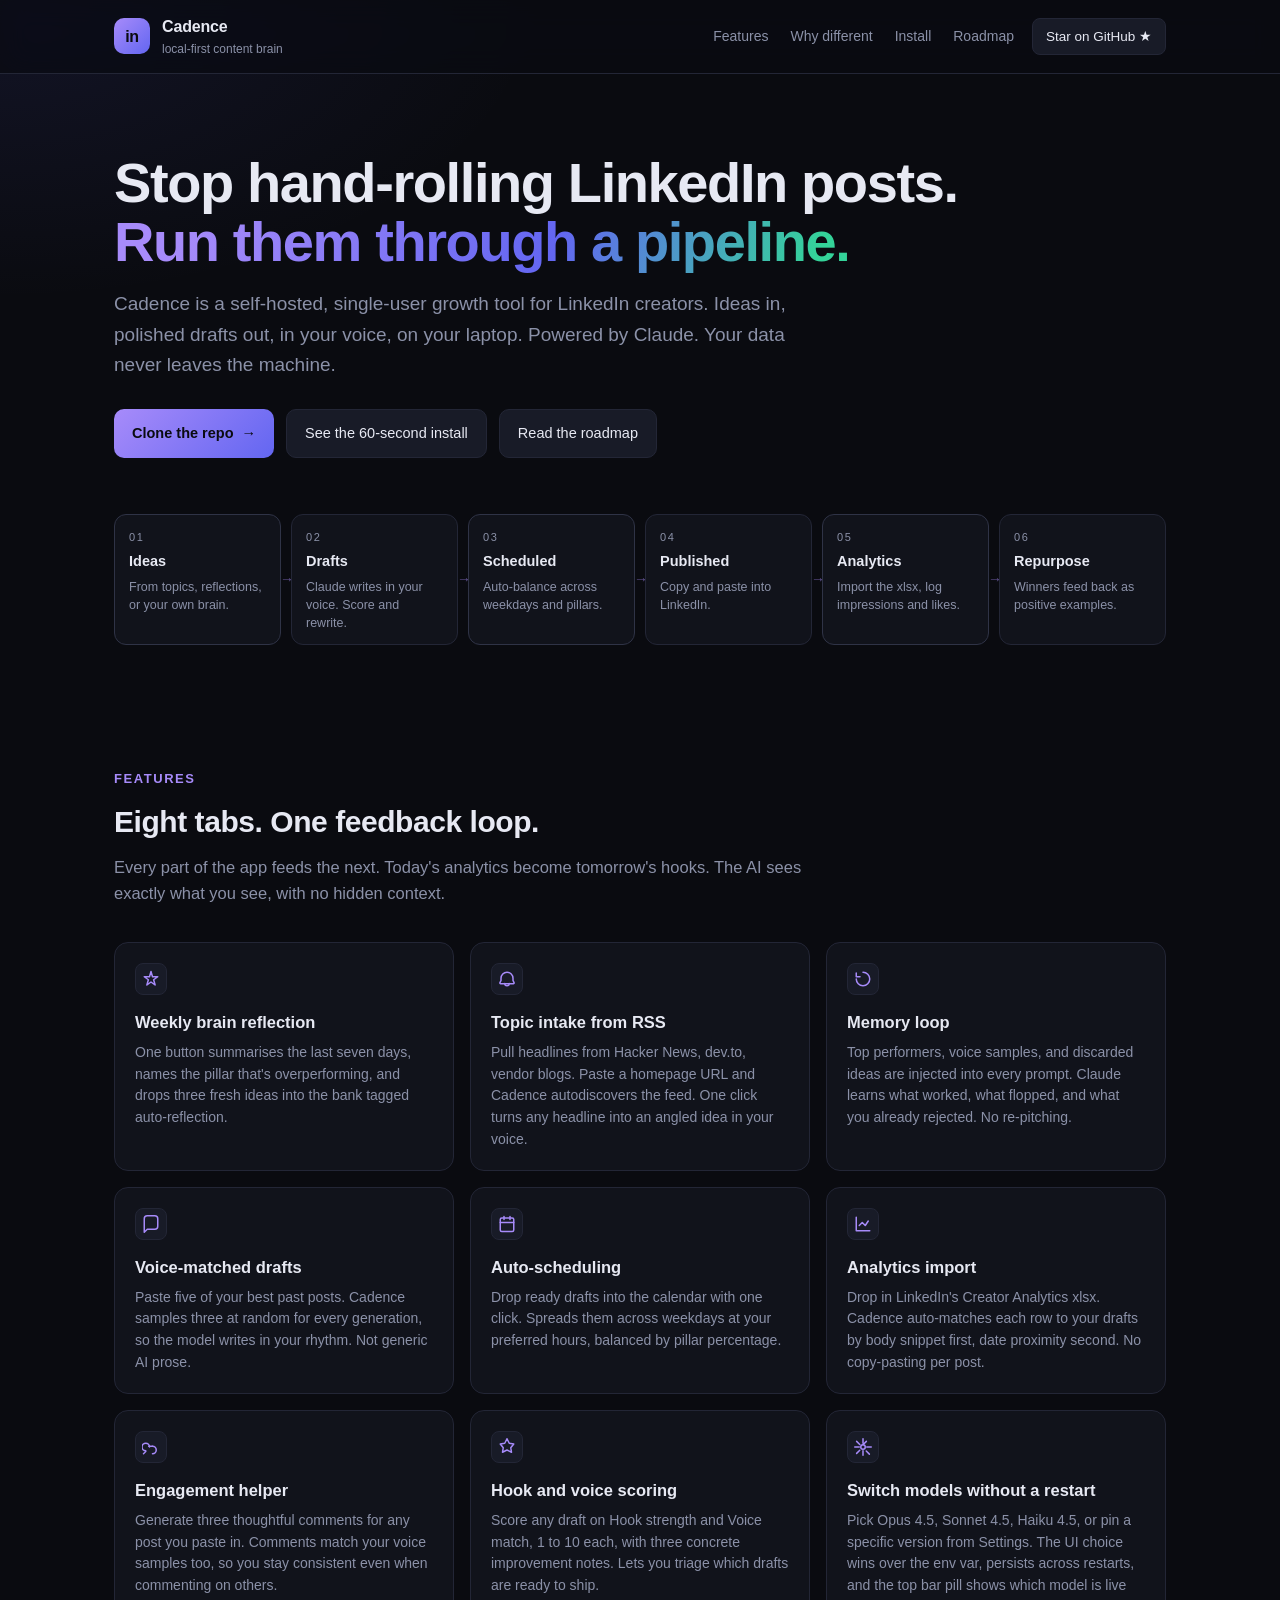
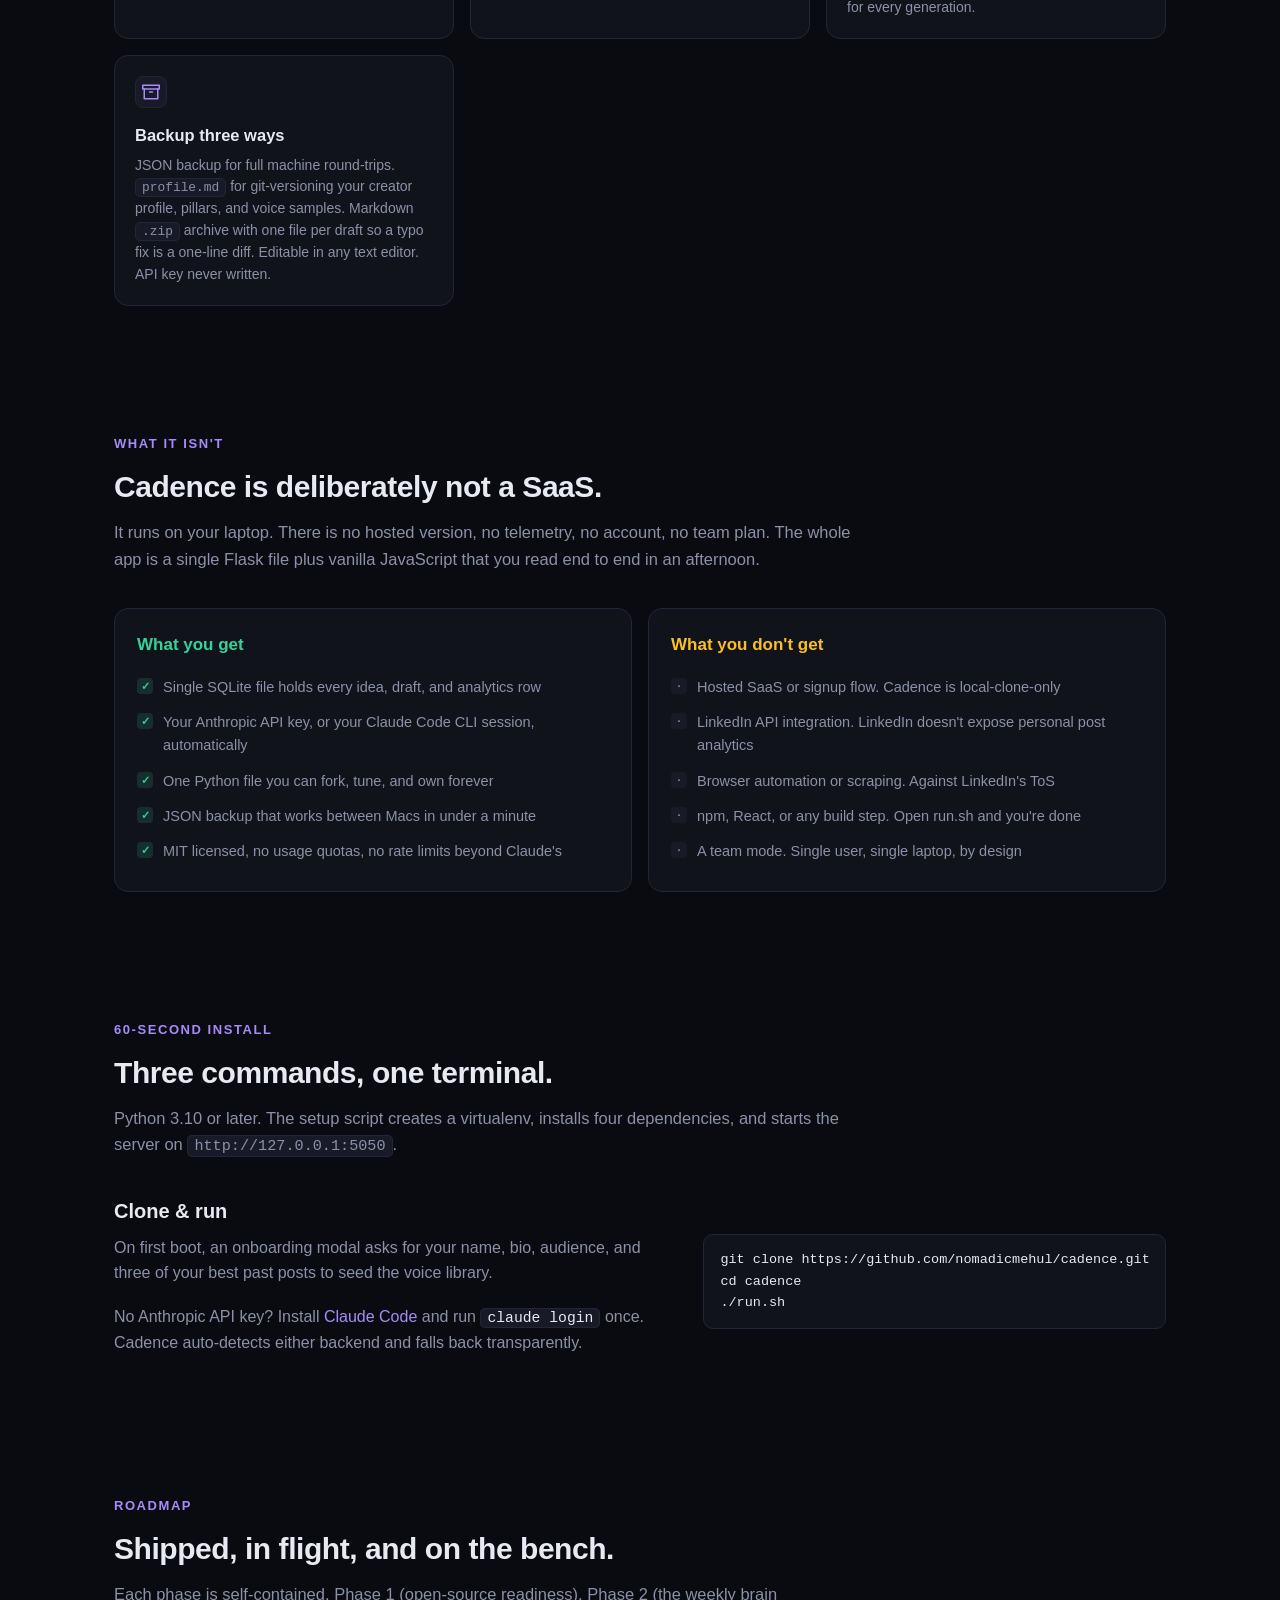
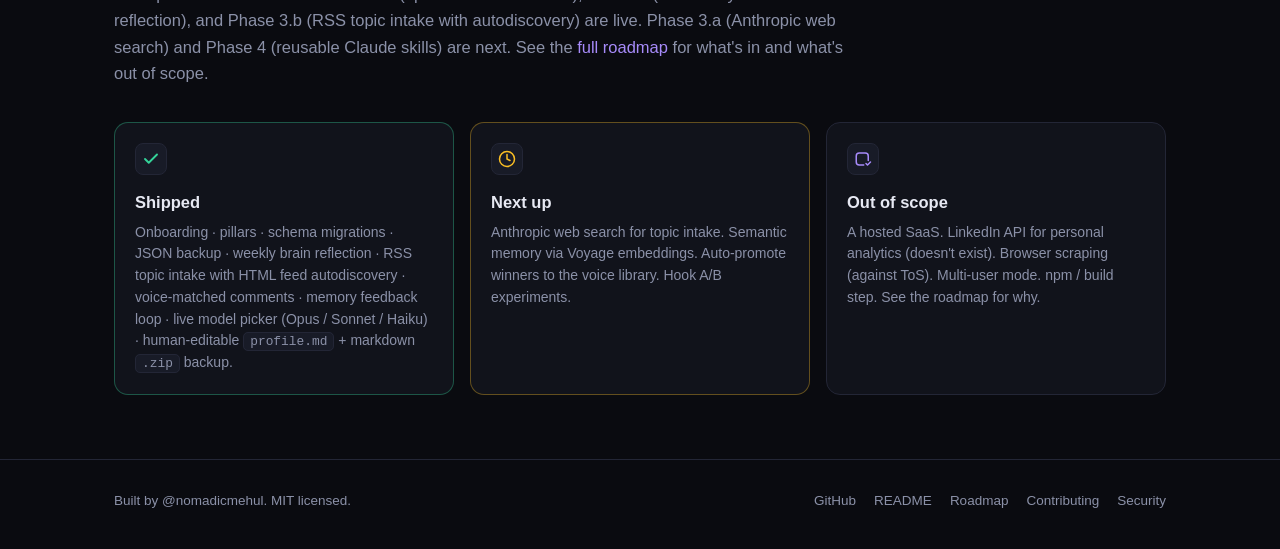
<file: docs/index.html>
<!doctype html>
<html lang="en">
<head>
<meta charset="utf-8" />
<meta name="viewport" content="width=device-width,initial-scale=1" />
<title>Cadence · the local-first content brain for LinkedIn creators</title>
<meta name="description" content="A self-hosted, single-user LinkedIn growth tool powered by Claude. Turn chaotic posting into a repeatable pipeline: Ideas, Drafts, Scheduled, Published, Analytics, Repurpose. Your data never leaves your laptop." />

<!-- Open Graph -->
<meta property="og:title" content="Cadence: local-first content brain for LinkedIn" />
<meta property="og:description" content="Self-hosted Flask + SQLite app powered by Claude. Topic intake, weekly brain reflection, voice-matched drafts, analytics import. Runs on your Mac, your data stays local." />
<meta property="og:type" content="website" />
<meta property="og:url" content="https://nomadicmehul.github.io/cadence/" />
<meta name="twitter:card" content="summary_large_image" />

<!-- Favicon: inline SVG, no binary file -->
<link rel="icon" type="image/svg+xml" href="data:image/svg+xml,%3Csvg xmlns='http://www.w3.org/2000/svg' viewBox='0 0 64 64'%3E%3Crect width='64' height='64' rx='14' fill='%23111827'/%3E%3Ctext x='50%25' y='54%25' text-anchor='middle' font-family='Inter,sans-serif' font-size='30' font-weight='700' fill='%23a78bfa' dominant-baseline='middle'%3Ein%3C/text%3E%3C/svg%3E" />

<style>
  :root {
    --bg-1: #0a0b10;
    --bg-2: #11131b;
    --bg-3: #181b27;
    --line: #232636;
    --line-2: #2f3346;
    --text: #e7e9f3;
    --muted: #8b91a8;
    --accent: #a78bfa;
    --accent-2: #6366f1;
    --good: #34d399;
    --warn: #fbbf24;
    --r: 14px;
    --t: cubic-bezier(.4, 0, .2, 1);
  }

  *, *::before, *::after { box-sizing: border-box; }

  html, body { margin: 0; padding: 0; }

  body {
    background:
      radial-gradient(1200px 600px at 80% -10%, rgba(167, 139, 250, .12), transparent 60%),
      radial-gradient(900px 500px at 0% 0%, rgba(99, 102, 241, .10), transparent 60%),
      var(--bg-1);
    color: var(--text);
    font-family: -apple-system, BlinkMacSystemFont, "Segoe UI", Inter, Roboto, "Helvetica Neue", Arial, sans-serif;
    line-height: 1.6;
    -webkit-font-smoothing: antialiased;
  }

  a { color: var(--accent); text-decoration: none; }
  a:hover { text-decoration: underline; text-decoration-color: var(--accent-2); }

  code, pre {
    font-family: "SF Mono", "JetBrains Mono", ui-monospace, Menlo, Consolas, monospace;
    font-size: 13.5px;
  }

  pre {
    background: var(--bg-2);
    border: 1px solid var(--line);
    border-radius: 10px;
    padding: 14px 16px;
    overflow-x: auto;
    margin: 0;
  }

  code:not(pre code) {
    background: var(--bg-3);
    border: 1px solid var(--line);
    padding: 1px 6px;
    border-radius: 5px;
    font-size: 0.92em;
  }

  .wrap { max-width: 1100px; margin: 0 auto; padding: 0 24px; }

  /* ---------- Top nav ---------- */
  header.topbar {
    position: sticky; top: 0; z-index: 10;
    background: rgba(10, 11, 16, 0.75);
    backdrop-filter: saturate(180%) blur(14px);
    -webkit-backdrop-filter: saturate(180%) blur(14px);
    border-bottom: 1px solid var(--line);
  }
  header.topbar .wrap {
    display: flex; align-items: center; gap: 18px;
    padding-top: 14px; padding-bottom: 14px;
  }
  .brand { display: flex; align-items: center; gap: 12px; }
  .brand-mark {
    width: 36px; height: 36px; border-radius: 10px;
    background: linear-gradient(135deg, var(--accent), var(--accent-2));
    color: #0a0b10;
    display: grid; place-items: center;
    font-weight: 800; font-size: 16px; letter-spacing: -.02em;
  }
  .brand-title { font-weight: 700; letter-spacing: -.01em; }
  .brand-sub { color: var(--muted); font-size: 12px; }
  nav.links { margin-left: auto; display: flex; gap: 22px; }
  nav.links a { color: var(--muted); font-size: 14px; }
  nav.links a:hover { color: var(--text); text-decoration: none; }
  .gh-btn {
    border: 1px solid var(--line);
    padding: 7px 13px;
    border-radius: 8px;
    color: var(--text);
    background: var(--bg-3);
    font-size: 13.5px;
  }
  .gh-btn:hover { border-color: var(--line-2); text-decoration: none; }

  /* ---------- Hero ---------- */
  section.hero { padding: 80px 0 60px; }
  .hero h1 {
    font-size: 56px; line-height: 1.05; letter-spacing: -.025em;
    margin: 0 0 18px 0;
    font-weight: 700;
  }
  .hero h1 .grad {
    background: linear-gradient(110deg, #a78bfa 10%, #6366f1 60%, #34d399 95%);
    -webkit-background-clip: text;
    background-clip: text;
    color: transparent;
  }
  .hero .lede {
    font-size: 19px;
    color: var(--muted);
    max-width: 700px;
    margin: 0 0 28px 0;
  }
  .hero .cta-row { display: flex; flex-wrap: wrap; gap: 12px; }
  .btn {
    display: inline-flex; align-items: center; gap: 8px;
    padding: 12px 18px;
    border-radius: 10px;
    border: 1px solid var(--line);
    background: var(--bg-3);
    color: var(--text);
    font-weight: 500;
    font-size: 14.5px;
    transition: border-color .15s var(--t), transform .15s var(--t);
  }
  .btn.primary {
    background: linear-gradient(135deg, var(--accent), var(--accent-2));
    border: none;
    color: #0a0b10;
    font-weight: 600;
  }
  .btn:hover { text-decoration: none; transform: translateY(-1px); }
  .btn.primary:hover { filter: brightness(1.05); }
  .btn .arrow { transition: transform .15s var(--t); }
  .btn:hover .arrow { transform: translateX(2px); }

  /* Pipeline ribbon */
  .pipeline {
    margin-top: 56px;
    display: grid;
    grid-template-columns: repeat(6, 1fr);
    gap: 10px;
  }
  .stage {
    padding: 14px 14px 12px;
    background: var(--bg-2);
    border: 1px solid var(--line);
    border-radius: 12px;
    position: relative;
  }
  .stage .num { color: var(--muted); font-size: 11px; letter-spacing: .15em; text-transform: uppercase; }
  .stage .name { font-weight: 600; margin-top: 4px; font-size: 14.5px; }
  .stage .note { color: var(--muted); font-size: 12.5px; margin-top: 4px; line-height: 1.45; }
  .stage:nth-child(odd) { border-color: var(--line-2); }
  .stage::after {
    content: "→";
    position: absolute;
    right: -14px;
    top: 50%;
    transform: translateY(-50%);
    color: var(--accent);
    font-size: 14px;
    opacity: .55;
  }
  .stage:last-child::after { display: none; }

  @media (max-width: 920px) {
    .hero h1 { font-size: 40px; }
    .pipeline { grid-template-columns: 1fr 1fr; }
    .stage::after { display: none; }
  }
  @media (max-width: 540px) {
    .hero h1 { font-size: 34px; }
    .pipeline { grid-template-columns: 1fr; }
  }

  /* ---------- Generic section ---------- */
  section { padding: 64px 0; }
  section h2 {
    font-size: 30px; letter-spacing: -.015em;
    margin: 0 0 8px 0;
  }
  section .kicker {
    color: var(--accent);
    font-size: 13px;
    text-transform: uppercase;
    letter-spacing: .12em;
    font-weight: 600;
    margin: 0 0 8px 0;
  }
  section .sub {
    color: var(--muted);
    font-size: 16.5px;
    margin: 0 0 36px 0;
    max-width: 740px;
  }

  /* ---------- Feature grid ---------- */
  .feature-grid {
    display: grid;
    grid-template-columns: repeat(3, 1fr);
    gap: 16px;
  }
  @media (max-width: 920px) {
    .feature-grid { grid-template-columns: 1fr 1fr; }
  }
  @media (max-width: 620px) {
    .feature-grid { grid-template-columns: 1fr; }
  }
  .card {
    background: var(--bg-2);
    border: 1px solid var(--line);
    border-radius: var(--r);
    padding: 20px;
    transition: border-color .15s var(--t), transform .15s var(--t);
  }
  .card:hover { border-color: var(--line-2); transform: translateY(-2px); }
  .card .ico {
    width: 32px; height: 32px;
    border-radius: 8px;
    background: var(--bg-3);
    display: grid; place-items: center;
    margin-bottom: 14px;
    color: var(--accent);
    border: 1px solid var(--line);
  }
  .card h3 { margin: 0 0 6px 0; font-size: 16.5px; }
  .card p { color: var(--muted); font-size: 14px; margin: 0; line-height: 1.55; }

  /* ---------- Why different ---------- */
  .compare {
    display: grid;
    grid-template-columns: 1fr 1fr;
    gap: 16px;
  }
  @media (max-width: 740px) { .compare { grid-template-columns: 1fr; } }
  .compare .card { padding: 22px; }
  .compare .card h3 { font-size: 17px; margin-bottom: 12px; }
  .compare ul { padding-left: 0; list-style: none; margin: 0; }
  .compare li { padding: 6px 0 6px 26px; position: relative; color: var(--muted); font-size: 14.5px; }
  .compare li::before {
    position: absolute; left: 0; top: 8px;
    width: 16px; height: 16px;
    border-radius: 4px;
    display: grid; place-items: center;
    font-size: 11px; font-weight: 700;
  }
  .compare .yes li::before {
    content: "✓"; background: rgba(52, 211, 153, .15); color: var(--good);
  }
  .compare .no li::before {
    content: "·"; background: var(--bg-3); color: var(--muted);
  }

  /* ---------- Install ---------- */
  .install-row {
    display: grid;
    grid-template-columns: 1.1fr 0.9fr;
    gap: 24px;
    align-items: center;
  }
  @media (max-width: 820px) { .install-row { grid-template-columns: 1fr; } }
  .install-row .copy h3 { margin: 0 0 8px 0; font-size: 20px; }
  .install-row .copy p { color: var(--muted); margin: 0 0 12px 0; }
  .install-row .copy code { color: var(--text); }

  /* ---------- Footer ---------- */
  footer {
    border-top: 1px solid var(--line);
    padding: 30px 0 40px;
    color: var(--muted);
    font-size: 13.5px;
  }
  footer .wrap { display: flex; flex-wrap: wrap; gap: 18px; align-items: center; justify-content: space-between; }
  footer a { color: var(--muted); }
  footer a:hover { color: var(--text); text-decoration: none; }
  footer .foot-links { display: flex; gap: 18px; flex-wrap: wrap; }
</style>
</head>
<body>

<header class="topbar">
  <div class="wrap">
    <a href="#top" class="brand" style="text-decoration:none;color:inherit">
      <div class="brand-mark">in</div>
      <div>
        <div class="brand-title">Cadence</div>
        <div class="brand-sub">local-first content brain</div>
      </div>
    </a>
    <nav class="links">
      <a href="#features">Features</a>
      <a href="#why">Why different</a>
      <a href="#install">Install</a>
      <a href="#roadmap">Roadmap</a>
    </nav>
    <a class="gh-btn" href="https://github.com/nomadicmehul/cadence" target="_blank" rel="noopener">
      Star on GitHub ★
    </a>
  </div>
</header>

<a id="top"></a>
<section class="hero">
  <div class="wrap">
    <h1>
      Stop hand-rolling LinkedIn posts.<br/>
      <span class="grad">Run them through a pipeline.</span>
    </h1>
    <p class="lede">
      Cadence is a self-hosted, single-user growth tool for LinkedIn creators.
      Ideas in, polished drafts out, in your voice, on your laptop. Powered by
      Claude. Your data never leaves the machine.
    </p>
    <div class="cta-row">
      <a class="btn primary" href="https://github.com/nomadicmehul/cadence" target="_blank" rel="noopener">
        Clone the repo <span class="arrow">→</span>
      </a>
      <a class="btn" href="#install">See the 60-second install</a>
      <a class="btn" href="https://github.com/nomadicmehul/cadence/blob/main/ROADMAP.md" target="_blank" rel="noopener">
        Read the roadmap
      </a>
    </div>

    <div class="pipeline" aria-label="Content pipeline stages">
      <div class="stage"><div class="num">01</div><div class="name">Ideas</div><div class="note">From topics, reflections, or your own brain.</div></div>
      <div class="stage"><div class="num">02</div><div class="name">Drafts</div><div class="note">Claude writes in your voice. Score and rewrite.</div></div>
      <div class="stage"><div class="num">03</div><div class="name">Scheduled</div><div class="note">Auto-balance across weekdays and pillars.</div></div>
      <div class="stage"><div class="num">04</div><div class="name">Published</div><div class="note">Copy and paste into LinkedIn.</div></div>
      <div class="stage"><div class="num">05</div><div class="name">Analytics</div><div class="note">Import the xlsx, log impressions and likes.</div></div>
      <div class="stage"><div class="num">06</div><div class="name">Repurpose</div><div class="note">Winners feed back as positive examples.</div></div>
    </div>
  </div>
</section>

<section id="features">
  <div class="wrap">
    <p class="kicker">Features</p>
    <h2>Eight tabs. One feedback loop.</h2>
    <p class="sub">
      Every part of the app feeds the next. Today's analytics become tomorrow's
      hooks. The AI sees exactly what you see, with no hidden context.
    </p>

    <div class="feature-grid">

      <div class="card">
        <div class="ico" aria-hidden="true">
          <svg width="18" height="18" viewBox="0 0 24 24" fill="none" stroke="currentColor" stroke-width="2" stroke-linecap="round" stroke-linejoin="round"><path d="M12 2l2 7h7l-5.5 4 2 7L12 16l-5.5 4 2-7L3 9h7z"/></svg>
        </div>
        <h3>Weekly brain reflection</h3>
        <p>One button summarises the last seven days, names the pillar that's overperforming, and drops three fresh ideas into the bank tagged auto-reflection.</p>
      </div>

      <div class="card">
        <div class="ico" aria-hidden="true">
          <svg width="18" height="18" viewBox="0 0 24 24" fill="none" stroke="currentColor" stroke-width="2" stroke-linecap="round" stroke-linejoin="round"><path d="M4 11a8 8 0 0 1 16 0v3l1.4 2.8a1 1 0 0 1-.9 1.4H3.5a1 1 0 0 1-.9-1.4L4 14z"/><path d="M9 18a3 3 0 0 0 6 0"/></svg>
        </div>
        <h3>Topic intake from RSS</h3>
        <p>Pull headlines from Hacker News, dev.to, vendor blogs. Paste a homepage URL and Cadence autodiscovers the feed. One click turns any headline into an angled idea in your voice.</p>
      </div>

      <div class="card">
        <div class="ico" aria-hidden="true">
          <svg width="18" height="18" viewBox="0 0 24 24" fill="none" stroke="currentColor" stroke-width="2" stroke-linecap="round" stroke-linejoin="round"><path d="M3 12a9 9 0 1 0 9-9"/><path d="M3 4v5h5"/></svg>
        </div>
        <h3>Memory loop</h3>
        <p>Top performers, voice samples, and discarded ideas are injected into every prompt. Claude learns what worked, what flopped, and what you already rejected. No re-pitching.</p>
      </div>

      <div class="card">
        <div class="ico" aria-hidden="true">
          <svg width="18" height="18" viewBox="0 0 24 24" fill="none" stroke="currentColor" stroke-width="2" stroke-linecap="round" stroke-linejoin="round"><path d="M21 15a4 4 0 0 1-4 4H7l-4 4V5a4 4 0 0 1 4-4h10a4 4 0 0 1 4 4z"/></svg>
        </div>
        <h3>Voice-matched drafts</h3>
        <p>Paste five of your best past posts. Cadence samples three at random for every generation, so the model writes in your rhythm. Not generic AI prose.</p>
      </div>

      <div class="card">
        <div class="ico" aria-hidden="true">
          <svg width="18" height="18" viewBox="0 0 24 24" fill="none" stroke="currentColor" stroke-width="2" stroke-linecap="round" stroke-linejoin="round"><rect x="3" y="4" width="18" height="18" rx="2"/><path d="M16 2v4M8 2v4M3 10h18"/></svg>
        </div>
        <h3>Auto-scheduling</h3>
        <p>Drop ready drafts into the calendar with one click. Spreads them across weekdays at your preferred hours, balanced by pillar percentage.</p>
      </div>

      <div class="card">
        <div class="ico" aria-hidden="true">
          <svg width="18" height="18" viewBox="0 0 24 24" fill="none" stroke="currentColor" stroke-width="2" stroke-linecap="round" stroke-linejoin="round"><path d="M3 3v18h18"/><path d="M7 14l4-4 4 4 4-6"/></svg>
        </div>
        <h3>Analytics import</h3>
        <p>Drop in LinkedIn's Creator Analytics xlsx. Cadence auto-matches each row to your drafts by body snippet first, date proximity second. No copy-pasting per post.</p>
      </div>

      <div class="card">
        <div class="ico" aria-hidden="true">
          <svg width="18" height="18" viewBox="0 0 24 24" fill="none" stroke="currentColor" stroke-width="2" stroke-linecap="round" stroke-linejoin="round"><path d="M2 21l3-3"/><path d="M5 17a5 5 0 0 1 0-10 5 5 0 0 1 5 5"/><path d="M14 11a5 5 0 0 1 5 5 5 5 0 0 1-5 5"/><path d="M9 11h5"/></svg>
        </div>
        <h3>Engagement helper</h3>
        <p>Generate three thoughtful comments for any post you paste in. Comments match your voice samples too, so you stay consistent even when commenting on others.</p>
      </div>

      <div class="card">
        <div class="ico" aria-hidden="true">
          <svg width="18" height="18" viewBox="0 0 24 24" fill="none" stroke="currentColor" stroke-width="2" stroke-linecap="round" stroke-linejoin="round"><path d="M12 1l3 6 6 1-4 5 1 6-6-3-6 3 1-6-4-5 6-1z"/></svg>
        </div>
        <h3>Hook and voice scoring</h3>
        <p>Score any draft on Hook strength and Voice match, 1 to 10 each, with three concrete improvement notes. Lets you triage which drafts are ready to ship.</p>
      </div>

      <div class="card">
        <div class="ico" aria-hidden="true">
          <svg width="18" height="18" viewBox="0 0 24 24" fill="none" stroke="currentColor" stroke-width="2" stroke-linecap="round" stroke-linejoin="round"><circle cx="12" cy="12" r="3"/><path d="M12 1v6m0 10v6m11-11h-6M7 12H1m15.5-7.5l-4.2 4.2M7.7 16.3l-4.2 4.2m0-16l4.2 4.2m8.6 8.6l4.2 4.2"/></svg>
        </div>
        <h3>Switch models without a restart</h3>
        <p>Pick Opus 4.5, Sonnet 4.5, Haiku 4.5, or pin a specific version from Settings. The UI choice wins over the env var, persists across restarts, and the top bar pill shows which model is live for every generation.</p>
      </div>

      <div class="card">
        <div class="ico" aria-hidden="true">
          <svg width="18" height="18" viewBox="0 0 24 24" fill="none" stroke="currentColor" stroke-width="2" stroke-linecap="round" stroke-linejoin="round"><path d="M21 8v13H3V8"/><path d="M1 3h22v5H1z"/><path d="M10 12h4"/></svg>
        </div>
        <h3>Backup three ways</h3>
        <p>JSON backup for full machine round-trips. <code>profile.md</code> for git-versioning your creator profile, pillars, and voice samples. Markdown <code>.zip</code> archive with one file per draft so a typo fix is a one-line diff. Editable in any text editor. API key never written.</p>
      </div>

    </div>
  </div>
</section>

<section id="why">
  <div class="wrap">
    <p class="kicker">What it isn't</p>
    <h2>Cadence is deliberately not a SaaS.</h2>
    <p class="sub">
      It runs on your laptop. There is no hosted version, no telemetry, no
      account, no team plan. The whole app is a single Flask file plus vanilla
      JavaScript that you read end to end in an afternoon.
    </p>

    <div class="compare">
      <div class="card yes">
        <h3 style="color: var(--good)">What you get</h3>
        <ul>
          <li>Single SQLite file holds every idea, draft, and analytics row</li>
          <li>Your Anthropic API key, or your Claude Code CLI session, automatically</li>
          <li>One Python file you can fork, tune, and own forever</li>
          <li>JSON backup that works between Macs in under a minute</li>
          <li>MIT licensed, no usage quotas, no rate limits beyond Claude's</li>
        </ul>
      </div>
      <div class="card no">
        <h3 style="color: var(--warn)">What you don't get</h3>
        <ul>
          <li>Hosted SaaS or signup flow. Cadence is local-clone-only</li>
          <li>LinkedIn API integration. LinkedIn doesn't expose personal post analytics</li>
          <li>Browser automation or scraping. Against LinkedIn's ToS</li>
          <li>npm, React, or any build step. Open run.sh and you're done</li>
          <li>A team mode. Single user, single laptop, by design</li>
        </ul>
      </div>
    </div>
  </div>
</section>

<section id="install">
  <div class="wrap">
    <p class="kicker">60-second install</p>
    <h2>Three commands, one terminal.</h2>
    <p class="sub">
      Python 3.10 or later. The setup script creates a virtualenv, installs four
      dependencies, and starts the server on
      <code>http://127.0.0.1:5050</code>.
    </p>

    <div class="install-row">
      <div class="copy">
        <h3>Clone &amp; run</h3>
        <p>
          On first boot, an onboarding modal asks for your name, bio, audience,
          and three of your best past posts to seed the voice library.
        </p>
        <p style="margin-top: 18px">
          No Anthropic API key? Install
          <a href="https://docs.claude.com/en/docs/claude-code" target="_blank" rel="noopener">Claude Code</a>
          and run <code>claude login</code> once. Cadence auto-detects either
          backend and falls back transparently.
        </p>
      </div>
      <pre><code>git clone https://github.com/nomadicmehul/cadence.git
cd cadence
./run.sh</code></pre>
    </div>
  </div>
</section>

<section id="roadmap">
  <div class="wrap">
    <p class="kicker">Roadmap</p>
    <h2>Shipped, in flight, and on the bench.</h2>
    <p class="sub">
      Each phase is self-contained. Phase 1 (open-source readiness),
      Phase 2 (the weekly brain reflection), and Phase 3.b (RSS topic
      intake with autodiscovery) are live. Phase 3.a (Anthropic web
      search) and Phase 4 (reusable Claude skills) are next. See the
      <a href="https://github.com/nomadicmehul/cadence/blob/main/ROADMAP.md" target="_blank" rel="noopener">full roadmap</a> for what's in
      and what's out of scope.
    </p>

    <div class="feature-grid">
      <div class="card" style="border-color: rgba(52, 211, 153, 0.35)">
        <div class="ico" aria-hidden="true" style="color: var(--good)">
          <svg width="18" height="18" viewBox="0 0 24 24" fill="none" stroke="currentColor" stroke-width="2.5" stroke-linecap="round" stroke-linejoin="round"><polyline points="20 6 9 17 4 12"/></svg>
        </div>
        <h3>Shipped</h3>
        <p>
          Onboarding · pillars · schema migrations · JSON backup ·
          weekly brain reflection · RSS topic intake with HTML feed
          autodiscovery · voice-matched comments · memory feedback loop ·
          live model picker (Opus / Sonnet / Haiku) · human-editable
          <code>profile.md</code> + markdown <code>.zip</code> backup.
        </p>
      </div>
      <div class="card" style="border-color: rgba(251, 191, 36, 0.35)">
        <div class="ico" aria-hidden="true" style="color: var(--warn)">
          <svg width="18" height="18" viewBox="0 0 24 24" fill="none" stroke="currentColor" stroke-width="2" stroke-linecap="round" stroke-linejoin="round"><circle cx="12" cy="12" r="10"/><polyline points="12 6 12 12 16 14"/></svg>
        </div>
        <h3>Next up</h3>
        <p>
          Anthropic web search for topic intake. Semantic memory via Voyage
          embeddings. Auto-promote winners to the voice library. Hook A/B
          experiments.
        </p>
      </div>
      <div class="card">
        <div class="ico" aria-hidden="true">
          <svg width="18" height="18" viewBox="0 0 24 24" fill="none" stroke="currentColor" stroke-width="2" stroke-linecap="round" stroke-linejoin="round"><path d="M19 14V8a4 4 0 0 0-4-4H7a4 4 0 0 0-4 4v8a4 4 0 0 0 4 4h6"/><path d="M16 18l2 2 4-4"/></svg>
        </div>
        <h3>Out of scope</h3>
        <p>
          A hosted SaaS. LinkedIn API for personal analytics (doesn't exist).
          Browser scraping (against ToS). Multi-user mode. npm / build step.
          See the roadmap for why.
        </p>
      </div>
    </div>
  </div>
</section>

<footer>
  <div class="wrap">
    <div>
      Built by <a href="https://github.com/nomadicmehul" target="_blank" rel="noopener">@nomadicmehul</a>.
      MIT licensed.
    </div>
    <div class="foot-links">
      <a href="https://github.com/nomadicmehul/cadence" target="_blank" rel="noopener">GitHub</a>
      <a href="https://github.com/nomadicmehul/cadence/blob/main/README.md" target="_blank" rel="noopener">README</a>
      <a href="https://github.com/nomadicmehul/cadence/blob/main/ROADMAP.md" target="_blank" rel="noopener">Roadmap</a>
      <a href="https://github.com/nomadicmehul/cadence/blob/main/CONTRIBUTING.md" target="_blank" rel="noopener">Contributing</a>
      <a href="https://github.com/nomadicmehul/cadence/blob/main/SECURITY.md" target="_blank" rel="noopener">Security</a>
    </div>
  </div>
</footer>

</body>
</html>
</file>
